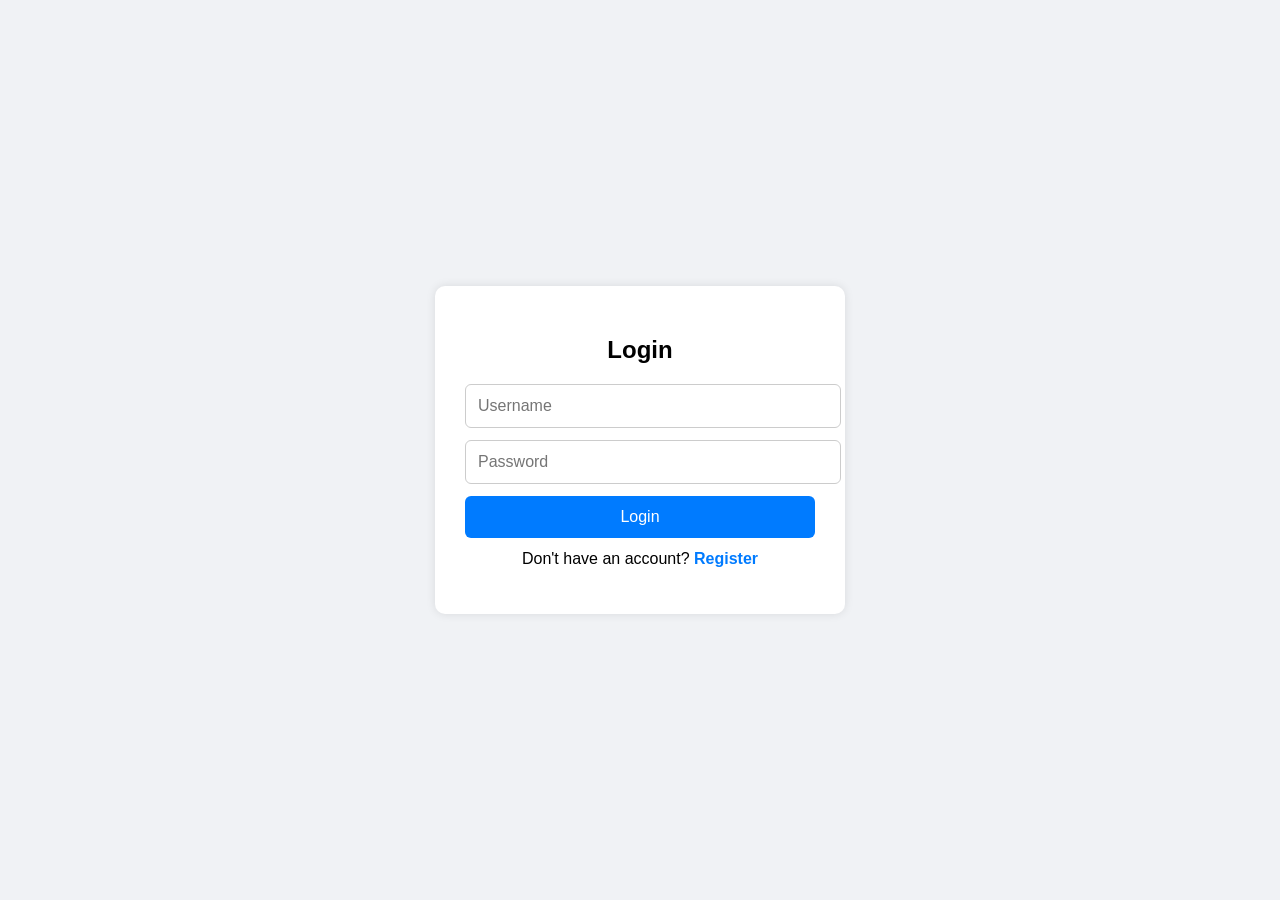
<file: index.html>
<!DOCTYPE html>
<html lang="en">
<head>
    <meta charset="UTF-8">
    <meta name="viewport" content="width=device-width, initial-scale=1.0">
    <title>Login / Register</title>
    <link rel="stylesheet" href="styles.css">
</head>
<body>
    <div class="container">
        <div id="login-box">
            <h2>Login</h2>
            <input type="text" id="login-username" placeholder="Username">
            <input type="password" id="login-password" placeholder="Password">
            <button onclick="login()">Login</button>
            <p>Don't have an account? <a href="#" onclick="toggleForm()">Register</a></p>
        </div>

        <div id="register-box" style="display: none;">
            <h2>Register</h2>
            <input type="text" id="register-username" placeholder="Username">
            <input type="password" id="register-password" placeholder="Password">
            <button onclick="register()">Register</button>
            <p>Already have an account? <a href="#" onclick="toggleForm()">Login</a></p>
        </div>
    </div>

    <script src="script.js"></script>
</body>
</html>
</file>
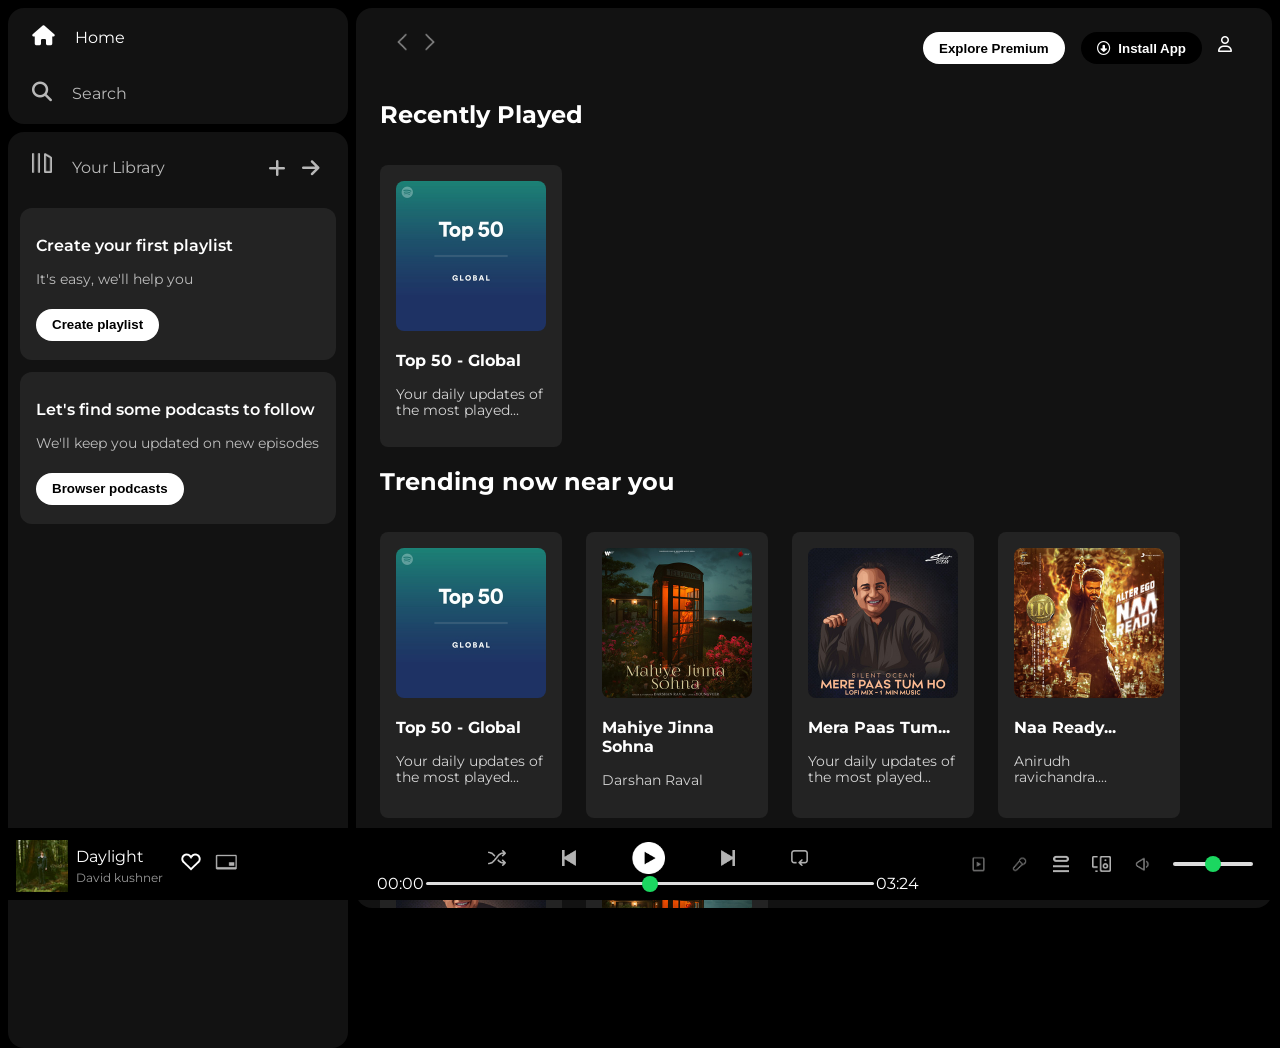
<file: main.html>
<!DOCTYPE html>
<html lang="en">
<head>
    <meta charset="UTF-8">
    <meta name="viewport" content="width=device-width, initial-scale=1.0">
    <link rel="stylesheet" href="https://cdnjs.cloudflare.com/ajax/libs/font-awesome/6.4.0/css/all.min.css" integrity="sha512-iecdLmaskl7CVkqkXNQ/ZH/XLlvWZOJyj7Yy7tcenmpD1ypASozpmT/E0iPtmFIB46ZmdtAc9eNBvH0H/ZpiBw==" crossorigin="anonymous" referrerpolicy="no-referrer" />
    <link rel="icon" href="logo.png">
    <title>Spotify - Web Player: Music for everyone</title>
    <link rel="stylesheet" href="stylemain.css">
    <link rel="preconnect" href="https://fonts.googleapis.com">
    <link rel="preconnect" href="https://fonts.gstatic.com" crossorigin>
    <link href="https://fonts.googleapis.com/css2?family=Montserrat:wght@300;400;500;600;700&display=swap" rel="stylesheet">

    
</head>
<body>
    <div class="main">
        <div class="sidebar">
            <div class="nav">
                <div class="nav-option" style="opacity: 1;">
                    <i class="fa-solid fa-house"></i>
                    <a href="#">Home</a>
                </div>
                <div class="nav-option">
                    <i class="fa-solid fa-magnifying-glass"></i>
                    <a href="#">Search</a>
                </div>
            </div>
            <div class="library">
                <div class="option">
                    <div class="lib-option nav-option">
                        <img src="library_icon.png" alt="icon">
                        <a href="#">Your Library</a>
                    </div>
                    <div class="icons">
                        <i class="fa-solid fa-plus"></i>
                        <i class="fa-solid fa-arrow-right"></i>
                    </div>
                </div>
                <div class="lib-box">
                    <div class="box">
                        <p class="box-p1">Create your first playlist</p>
                        <p class="box-p2"> It's easy, we'll help you</p>
                        <button class="badge">Create playlist</button>
                    </div>
                    <div class="box">
                        <p class="box-p1">Let's find some podcasts to follow</p>
                        <p class="box-p2">We'll keep you updated on new episodes</p>
                        <button class="badge">Browser podcasts</button>
                    </div>
                </div>
            </div>
        </div>
        <div class="main-content">
            <div class="sticky-nav">
                <div class="sticky-nav-icons">
                    <img src="backward_icon.png" alt="backw">
                    <img src="forward_icon.png" alt="forw" class="hide">
                </div>
                <div class="sticky-nav-option">
                    <button class="badge nav-item hide">Explore Premium</button>
                    <button class="badge nav-item dark-badge">
                    <i class="fa-regular fa-circle-down" style="margin-right: 5px;"></i> Install App</button>
                    <i class="fa-regular fa-user nav-item"></i>
                </div>
            </div>
            
            <h2>Recently Played</h2>
            <div class="cards-container">
                <div class="card">
                    <img src="card1img.jpeg" class="card-img" alt="">
                    <p class="card-title">Top 50 - Global</p>
                    <p class="card-info">Your daily updates of the most played...</p>
                </div>
            </div>
            <h2>Trending now near you</h2>
            <div class="cards-container">
                <div class="card">
                    <img src="card1img.jpeg" class="card-img" alt="">
                    <p class="card-title">Top 50 - Global</p>
                    <p class="card-info">Your daily updates of the most played...</p>
                </div>
                <div class="card">
                    <img src="card2img.jpeg" class="card-img" alt="">
                    <p class="card-title">Mahiye Jinna Sohna</p>
                    <p class="card-info">Darshan Raval</p>
                </div>
                <div class="card">
                    <img src="card3img.jpeg" class="card-img" alt="">
                    <p class="card-title">Mera Paas Tum...</p>
                    <p class="card-info">Your daily updates of the most played...</p>
                </div>
                <div class="card">
                    <img src="card4img.jpeg" class="card-img" alt="">
                    <p class="card-title">Naa Ready...</p>
                    <p class="card-info">Anirudh ravichandra....</p>
                </div>
                <div class="card">
                    <img src="card3img.jpeg" class="card-img" alt="">
                    <p class="card-title">Mera Paas Tum...</p>
                    <p class="card-info">Your daily updates of the most played...</p>
                </div>
                <div class="card">
                    <img src="card2img.jpeg" class="card-img" alt="">
                    <p class="card-title">Mahiye Jinna Sohna</p>
                    <p class="card-info">Darshan Raval</p>
                </div>
            </div>
            <h2>Featured Charts</h2>
            <div class="cards-container">
                <div class="card">
                    <img src="card5img.jpeg" class="card-img" alt="">
                    <p class="card-title">Top Songs - Global</p>
                    <p class="card-info">Your weekly updates of the most played...</p>
                </div>
                <div class="card">
                    <img src="card6img.jpeg" class="card-img" alt="">
                    <p class="card-title">Top Songs - India</p>
                    <p class="card-info">Your weekly updates of the most played...</p>
                </div>
                <div class="card">
                    <img src="card1img.jpeg" class="card-img" alt="">
                    <p class="card-title">Top 50 - Global</p>
                    <p class="card-info">Your daily updates of the most played...</p>
                </div>
            </div>
            <div class="footer">
                <div class="line"></div>
            </div>
            
        </div>
        <div class="music-player">
            <div class="album">
                <div class="album-photo">
                    <img src="album_picture.jpeg" >
                    <div class="album-name">
                        <p class="album-title">Daylight</p>
                        <p class="album-info">David kushner</p> 
                    </div>
                </div>
                <div class="album-icon">
                    <img src="album_icon1.png" class="icon1">
                    <img src="album_icon2.png" class="icon2" >
                </div>
            </div>

            <div class="player">
                <div class="player-controls">
                    <img src="player_icon1.png" class="player-controls-icon">
                    <img src="player_icon2.png" class="player-controls-icon">
                    <img src="player_icon3.png" class="player-controls-icon" style="opacity: 1; height: 2rem;">
                    <img src="player_icon4.png" class="player-controls-icon">
                    <img src="player_icon5.png" class="player-controls-icon">
                </div>
                <div class="playback-bar">
                    <span class="current-time">00:00</span>
                    <input type="range" min="0" max="100" step="1" class="progress-bar" >
                    <span class="total-time">03:24</span>
                </div>
            </div>

            <div class="controls">
                <img src="controls_icon1.png" >
                <img src="controld_icon2.png" >
                <img src="controls_icon3.png" class="controls-icon2">
                <img src="controls_icon4.png" class="controls-icon1">
                <img src="controls_icon5.png" >
                <input type="range" min="0" max="100" step="5" class="controls-range progress-bar">
            </div>
        </div>
    </div>
</body>
</html>
</file>
<file: styles.css>
/* General Page Styling */
body {
    font-family: Arial, sans-serif;
    display: flex;
    justify-content: center;
    align-items: center;
    height: 100vh;
    background-color: #f0f2f5;
    margin: 0;
}

/* Container Styling */
.container {
    background: white;
    padding: 30px;
    border-radius: 10px;
    box-shadow: 0 0 10px rgba(0, 0, 0, 0.1);
    text-align: center;
    width: 350px;
}

/* Input Fields */
input {
    display: block;
    width: 100%;
    margin: 12px 0;
    padding: 12px;
    border: 1px solid #ccc;
    border-radius: 6px;
    font-size: 16px;
}

/* Button Styling */
button {
    background: #007bff;
    color: white;
    border: none;
    padding: 12px;
    cursor: pointer;
    width: 100%;
    border-radius: 6px;
    font-size: 16px;
    transition: 0.3s;
}

button:hover {
    background: #0056b3;
}

/* Links */
p {
    margin-top: 12px;
}

a {
    color: #007bff;
    text-decoration: none;
    font-weight: bold;
}

a:hover {
    text-decoration: underline;
}
</file>
<file: stylemain.css>
body{
    font-family: 'Montserrat', sans-serif;
    margin: 0;
    background-color: #000;
    color: #fff;
    overflow: hidden;
    
}
.main{
    display: flex;
    height: 100vh;
    padding: 0.5rem;
    
}
.sidebar{
    background-color: #000;
    width: 340px;
    border-radius: 1rem; /* 16px */
    margin-right: 0.5rem;

}
.main-content{
    background-color: #121212;
    flex: 1;
    border-radius: 1rem;
    overflow: auto;
    padding: 0 1.5rem 0 1.5rem;
}
.music-player{
    background-color: black;
    position: fixed;
    bottom: 0;
    width: 100%;
    height: 72px;

}
a{
    text-decoration: none;
    color: #fff;

}
.nav{
    background-color: #121212;
    border-radius: 1rem;
    display: flex;
    flex-direction: column;
    justify-content: center;
    height: 100px;
    padding: 0.5rem 0.75rem;
}
.nav-option{
    line-height: 2.5rem;
    opacity: 0.7;
    padding: .5rem .75rem;
}
.nav-option:hover{
    opacity: 1;
}
.nav-option i{
    font-size: 1.25rem;
}
.nav-option a{
    font-size: 1rem;
    margin-left: 1rem;
}
.library{
    background-color: #121212;
    border-radius: 1rem;
    height: 100%;
    margin-top: .5rem;
    padding: .5rem .75rem;
    
}
.option{
    display: flex;
    justify-content: space-between;
    align-items: center;
}
.lib-option img{
    height: 1.25rem;
    width: 1.25rem;
}
.icons{
    font-size: 1.25rem;    
    display: flex;
}
.icons i{
    opacity: 0.7;
    margin-right: 1rem;
}
.icons i:hover{
    opacity: 1;
}
.box{
    background-color: #232323;
    height: 8rem;
    border-radius: .75rem;
    margin: 0.75rem 0 0.75rem 0;
    padding: .75rem 1rem;
}
.box-p1{
    font-size: 1rem;
    font-weight: 600;
}
.box-p2{
    font-size: 0.85rem;
    opacity: 0.7;
}
.badge{
    background-color: #fff;
    border: none;
    border-radius: 100px;
    padding: 0.25rem 1rem;
    font-weight: 700;
    margin-top: 0.5rem;
    height: 2rem;
    width: fit-content;
}
.dark-badge{
    background-color: #000;
    color: #fff;
}
.sticky-nav{
    position: sticky;
    top: 0;
    background-color: #121212;
    display: flex;
    justify-content: space-between;
    align-items: center;
    padding: 1rem 0 1rem 0;
    z-index: 1;

}
.sticky-nav-icons{
    margin-left: .75rem;
}
.sticky-nav-icons img{
    height: 1.25rem;
    width: 1.25rem;
    margin-right: .25rem;
    opacity: 0.5;
}
.sticky-nav-icons img:hover{
    opacity: 1;
}

.sticky-nav-option{
    display: flex;
    justify-content: center;
    align-items: center;

}
.nav-item{
    margin-right: 1rem;
}
@media (max-width: 1000px){
    .hide{
        display: none;
    }
}
.card{
    background-color: #232323;
    width: 150px;
    border-radius: 0.5rem;
    padding: 1rem;
    margin-right: 1.5rem;
    margin-top: 1rem;
}
.cards-container{
    display: flex;
    flex-wrap: wrap;
}
.card-img{
    width: 100%;
    border-radius: 0.5rem;

}
.card-title{
    font-weight: 700;
}
.card-info{
    font-size: .85rem;
    opacity: 0.8;
}
.footer{
    height: 300px;
    display: flex;
    justify-content: center;
    align-items: center;
}
.line{
    width: 90%;
    height: 50%;
    border-top: 1px solid white;
    opacity: .4;
}
.music-player{
    display: flex;
    justify-content: space-between;
    align-items: center;
}
.album{
    width: 25%;
    display: flex;
    align-items: center;
}
.player{
    width: 50%;
    /* background-color: #121212; */
    padding-top: .4rem;

}
.controls{
    width: 25%;

}
.album-photo{
    display: flex;
}
.album-photo img{
    height: 3.25rem;
    padding: .55rem .5rem 0 .5rem;

}
.album-info{
    font-size: .75rem;
    opacity: .6;
    margin-top: -.75rem;
}
.album-icon{
    display: flex;
    margin-left: 1rem;
}
.album-icon .icon1{
    height: 1.5rem;
    width: 1.5rem;
    margin-right:.5rem;
    margin-top: .25rem;
}
.album-icon .icon2{
    height: 2.25rem;
    width: 2rem;
}


.player-controls-icon{
    height: 1rem;
    margin: 0 1.75rem;
    /* margin: 0 5%; */
    opacity: .7;

}
.player-controls-icon:hover{
    opacity: 1;
}
.player-controls{
    display: flex;
    justify-content: center;
    align-items: center;
}
.playback-bar{
    display: flex;
    justify-content: center;
    align-items: center;
}
.progress-bar{
    width: 70%;
    appearance: none;
    background-color: transparent;
    cursor: pointer;
    
}
.progress-bar::-webkit-slider-runnable-track{
    background-color: #ddd;
    border-radius: 100px;
    height: .2rem;
}
.progress-bar::-webkit-slider-thumb{
    appearance: none;
    height: 1rem;
    width: 1rem;
    background-color: #1bd760;
    border-radius: 50%;
    margin-top: -6px;
}


.controls{
    display: flex;
    justify-content: space-between;
    align-items: center;
}
.controls img{
    height: 2rem;
    opacity: 0.7;
}
.controls img:hover{
    opacity: 1;
}
.controls-range{
    margin-right: 2.2rem;
    width: 25%;
}
img.controls-icon1{
    height: 1rem;
}
img.controls-icon2{
    height: 1.5rem;
}
</file>
